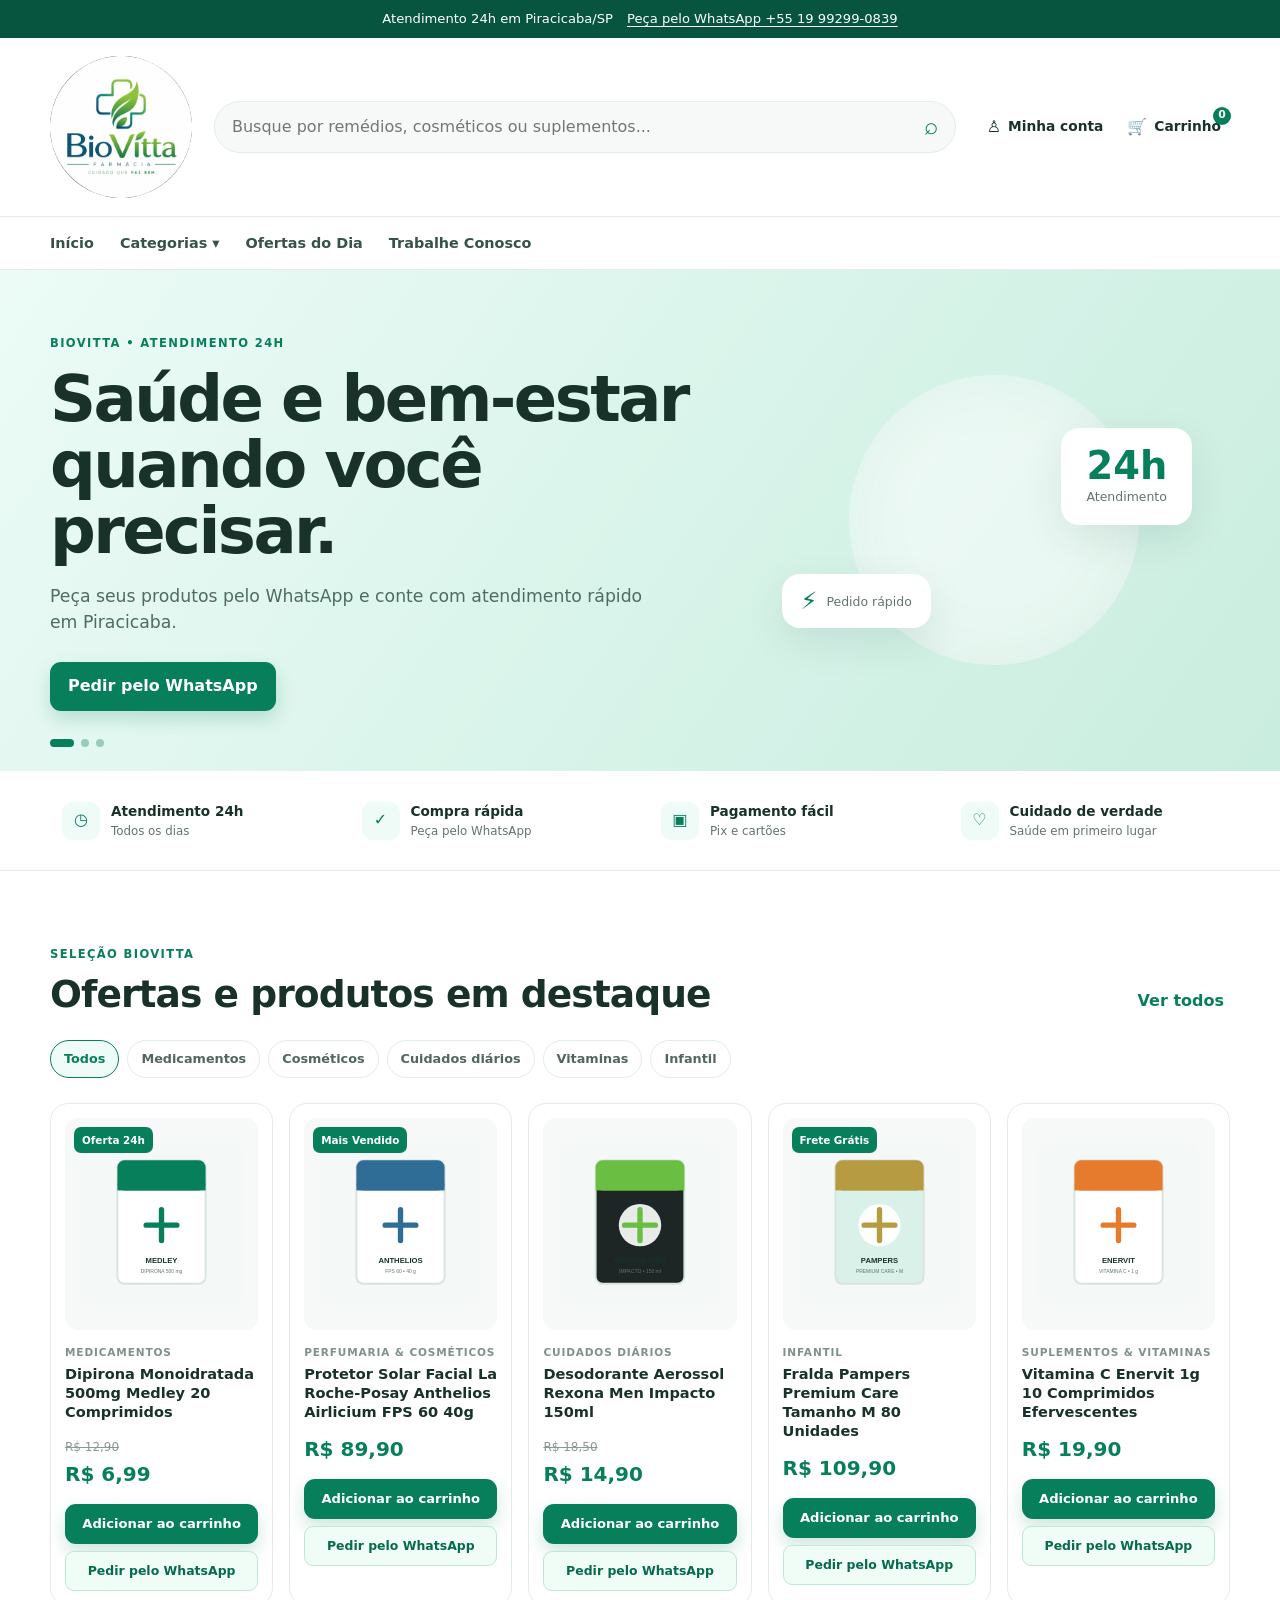
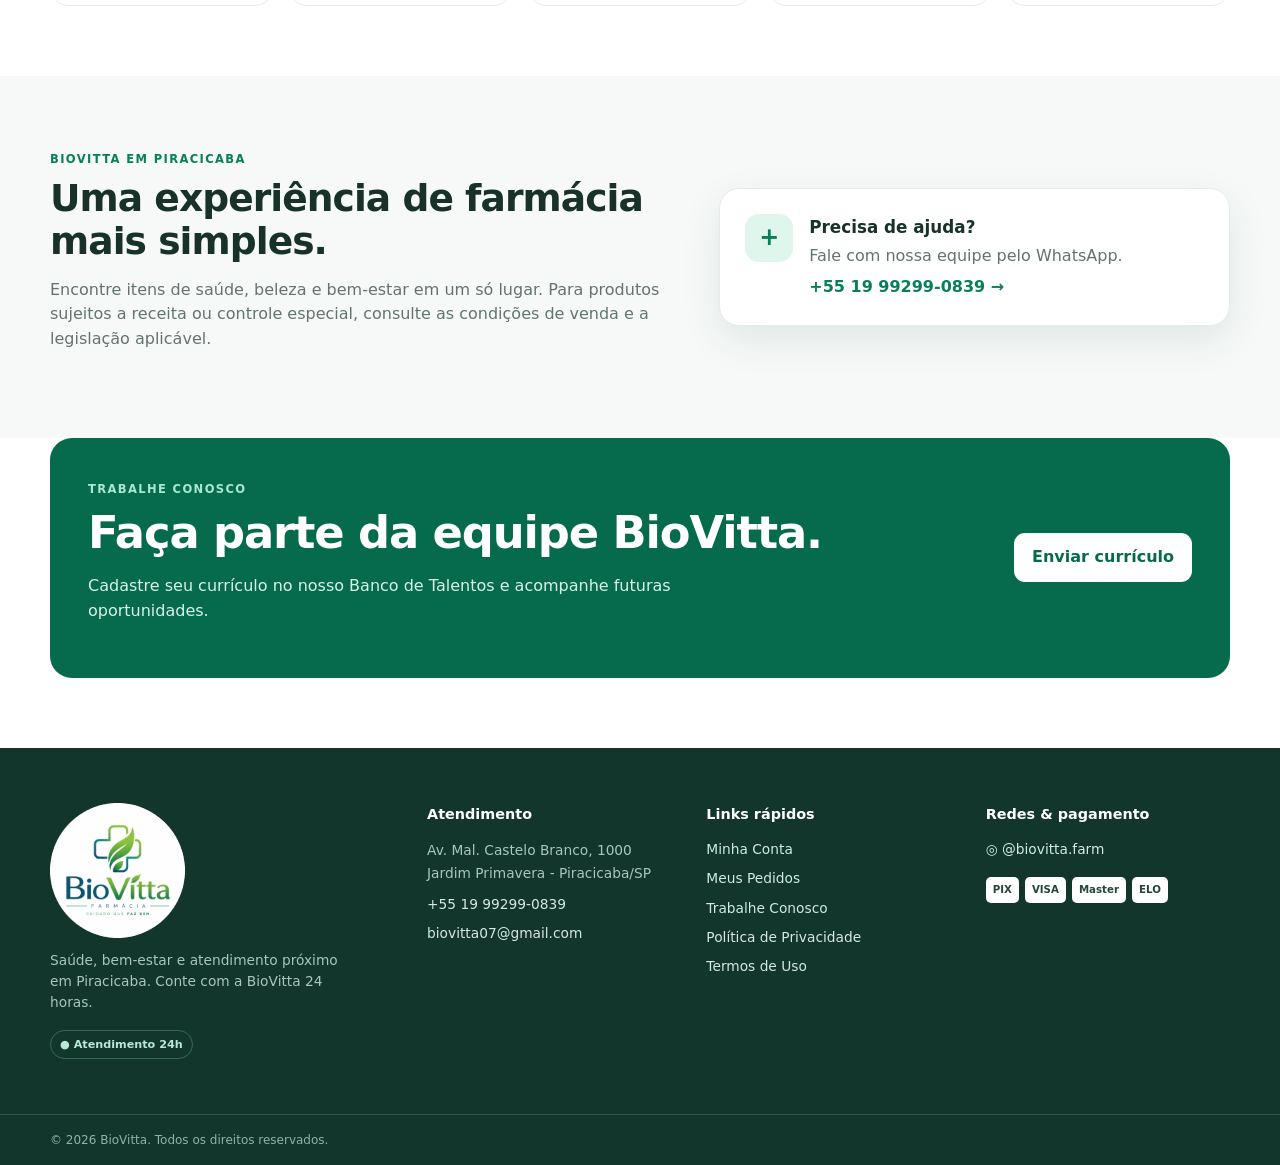
<file: index.html>
<!DOCTYPE html>
<html lang="pt-BR">
<head>
  <meta charset="UTF-8">
  <meta name="viewport" content="width=device-width, initial-scale=1.0">
  <meta name="description" content="BioVitta - Farmácia 24 horas em Piracicaba. Medicamentos, cosméticos, cuidados diários e suplementos.">
  <meta name="theme-color" content="#087f5b">
  <title>BioVitta | Farmácia 24h em Piracicaba</title>
  <link rel="icon" href="assets/logo.svg" type="image/svg+xml">
  <link rel="stylesheet" href="css/style.css">
</head>
<body>
  <a class="skip-link" href="#conteudo">Pular para o conteúdo</a>

  <header class="site-header">
    <div class="topbar">
      <div class="container topbar-inner">
        <span>Atendimento 24h em Piracicaba/SP</span>
        <a href="https://wa.me/5519992990839" target="_blank" rel="noopener">Peça pelo WhatsApp +55 19 99299-0839</a>
      </div>
    </div>

    <div class="header-main container">
      <a class="brand" href="index.html" aria-label="BioVitta - página inicial">
        <img src="assets/logo-biovitta.png" alt="BioVitta Farmácia">
      </a>

      <form class="search-form" id="searchForm" role="search">
        <label class="sr-only" for="searchInput">Buscar produtos</label>
        <input id="searchInput" type="search" placeholder="Busque por remédios, cosméticos ou suplementos..." autocomplete="off">
        <button type="submit" aria-label="Buscar">⌕</button>
      </form>

      <div class="header-actions">
        <button class="icon-btn" id="accountBtn" type="button" aria-label="Área do cliente">
          <span aria-hidden="true">♙</span><span class="action-label">Minha conta</span>
        </button>
        <button class="icon-btn cart-trigger" id="cartBtn" type="button" aria-label="Abrir carrinho">
          <span aria-hidden="true">🛒</span><span class="action-label">Carrinho</span>
          <b id="cartCount" class="cart-count">0</b>
        </button>
      </div>
    </div>

    <nav class="main-nav" aria-label="Navegação principal">
      <div class="container nav-inner">
        <button class="menu-toggle" id="menuToggle" type="button" aria-expanded="false">☰ Menu</button>
        <div class="nav-links" id="navLinks">
          <a href="index.html">Início</a>
          <div class="nav-dropdown">
            <button type="button" class="dropdown-btn">Categorias ▾</button>
            <div class="dropdown-menu">
              <a href="#produtos" data-category="Medicamentos">Medicamentos</a>
              <a href="#produtos" data-category="Perfumaria & Cosméticos">Perfumaria & Cosméticos</a>
              <a href="#produtos" data-category="Cuidados Diários">Cuidados Diários</a>
              <a href="#produtos" data-category="Suplementos & Vitaminas">Suplementos & Vitaminas</a>
              <a href="#produtos" data-category="Infantil">Infantil</a>
            </div>
          </div>
          <a href="#ofertas" class="offer-link">Ofertas do Dia</a>
          <a href="trabalhe-conosco.html">Trabalhe Conosco</a>
        </div>
      </div>
    </nav>
  </header>

  <main id="conteudo">
    <section class="hero" aria-label="Destaques BioVitta">
      <div class="container hero-shell">
        <div class="hero-content">
          <span class="eyebrow" id="heroEyebrow">BIOVITTA • ATENDIMENTO 24H</span>
          <h1 id="heroTitle">Saúde e bem-estar quando você precisar.</h1>
          <p id="heroText">Peça seus produtos pelo WhatsApp e conte com atendimento rápido em Piracicaba.</p>
          <a class="btn btn-primary" id="heroCta" href="https://wa.me/5519992990839" target="_blank" rel="noopener">Pedir pelo WhatsApp</a>
        </div>
        <div class="hero-visual" aria-hidden="true">
          <div class="hero-orb"></div>
          <div class="hero-card">
            <strong>24h</strong>
            <span>Atendimento</span>
          </div>
          <div class="hero-card hero-card-small">
            <strong>⚡</strong>
            <span>Pedido rápido</span>
          </div>
        </div>
        <div class="hero-dots" aria-label="Slides do banner">
          <button class="active" data-slide="0" aria-label="Slide 1"></button>
          <button data-slide="1" aria-label="Slide 2"></button>
          <button data-slide="2" aria-label="Slide 3"></button>
        </div>
      </div>
    </section>

    <section class="benefits" aria-label="Benefícios">
      <div class="container benefits-grid">
        <article><span>◷</span><div><strong>Atendimento 24h</strong><small>Todos os dias</small></div></article>
        <article><span>✓</span><div><strong>Compra rápida</strong><small>Peça pelo WhatsApp</small></div></article>
        <article><span>▣</span><div><strong>Pagamento fácil</strong><small>Pix e cartões</small></div></article>
        <article><span>♡</span><div><strong>Cuidado de verdade</strong><small>Saúde em primeiro lugar</small></div></article>
      </div>
    </section>

    <section class="section" id="ofertas">
      <div class="container">
        <div class="section-heading">
          <div>
            <span class="eyebrow">SELEÇÃO BIOVITTA</span>
            <h2>Ofertas e produtos em destaque</h2>
          </div>
          <button class="text-btn" id="clearFilters" type="button">Ver todos</button>
        </div>
        <div class="category-chips" aria-label="Filtrar por categoria">
          <button class="chip active" data-category="Todos">Todos</button>
          <button class="chip" data-category="Medicamentos">Medicamentos</button>
          <button class="chip" data-category="Perfumaria & Cosméticos">Cosméticos</button>
          <button class="chip" data-category="Cuidados Diários">Cuidados diários</button>
          <button class="chip" data-category="Suplementos & Vitaminas">Vitaminas</button>
          <button class="chip" data-category="Infantil">Infantil</button>
        </div>
        <div class="product-grid" id="produtos" aria-live="polite"></div>
        <p class="empty-state hidden" id="emptyState">Nenhum produto encontrado. Tente outro termo ou categoria.</p>
      </div>
    </section>

    <section class="trust-section">
      <div class="container trust-grid">
        <div>
          <span class="eyebrow">BIOVITTA EM PIRACICABA</span>
          <h2>Uma experiência de farmácia mais simples.</h2>
          <p>Encontre itens de saúde, beleza e bem-estar em um só lugar. Para produtos sujeitos a receita ou controle especial, consulte as condições de venda e a legislação aplicável.</p>
        </div>
        <div class="trust-panel">
          <div class="trust-icon">+</div>
          <div>
            <strong>Precisa de ajuda?</strong>
            <p>Fale com nossa equipe pelo WhatsApp.</p>
            <a href="https://wa.me/5519992990839" target="_blank" rel="noopener">+55 19 99299-0839 →</a>
          </div>
        </div>
      </div>
    </section>

    <section class="section careers-banner">
      <div class="container careers-card">
        <div>
          <span class="eyebrow">TRABALHE CONOSCO</span>
          <h2>Faça parte da equipe BioVitta.</h2>
          <p>Cadastre seu currículo no nosso Banco de Talentos e acompanhe futuras oportunidades.</p>
        </div>
        <a class="btn btn-light" href="trabalhe-conosco.html">Enviar currículo</a>
      </div>
    </section>
  </main>

  <footer class="site-footer">
    <div class="container footer-grid">
      <div class="footer-col">
        <img src="assets/logo-biovitta.png" class="footer-logo footer-logo-image" alt="BioVitta Farmácia">
        <p>Saúde, bem-estar e atendimento próximo em Piracicaba. Conte com a BioVitta 24 horas.</p>
        <span class="open-badge">● Atendimento 24h</span>
      </div>
      <div class="footer-col">
        <h3>Atendimento</h3>
        <address>
          Av. Mal. Castelo Branco, 1000<br>
          Jardim Primavera - Piracicaba/SP
        </address>
        <a href="tel:+5519992990839">+55 19 99299-0839</a>
        <a href="mailto:biovitta07@gmail.com">biovitta07@gmail.com</a>
      </div>
      <div class="footer-col">
        <h3>Links rápidos</h3>
        <a href="#conteudo">Minha Conta</a>
        <a href="#ofertas">Meus Pedidos</a>
        <a href="trabalhe-conosco.html">Trabalhe Conosco</a>
        <a href="#">Política de Privacidade</a>
        <a href="#">Termos de Uso</a>
      </div>
      <div class="footer-col">
        <h3>Redes & pagamento</h3>
        <a href="https://instagram.com/biovitta.farm" target="_blank" rel="noopener">◎ @biovitta.farm</a>
        <div class="payment-row" aria-label="Meios de pagamento">
          <span>PIX</span><span>VISA</span><span>Master</span><span>ELO</span>
        </div>
      </div>
    </div>
    <div class="footer-bottom">
      <div class="container">© <span id="year"></span> BioVitta. Todos os direitos reservados.</div>
    </div>
  </footer>

  <div class="cart-overlay hidden" id="cartOverlay">
    <aside class="cart-drawer" aria-label="Carrinho de compras">
      <div class="cart-head">
        <h2>Seu carrinho</h2>
        <button class="close-btn" id="closeCart" type="button" aria-label="Fechar carrinho">×</button>
      </div>
      <div class="cart-items" id="cartItems"></div>
      <div class="cart-footer">
        <div class="cart-total"><span>Total</span><strong id="cartTotal">R$ 0,00</strong></div>
        <button class="btn btn-primary btn-full" id="checkoutWhatsapp" type="button">Finalizar pelo WhatsApp</button>
        <small>O pedido será enviado para conferência da equipe BioVitta.</small>
      </div>
    </aside>
  </div>

  <div class="toast" id="toast" role="status" aria-live="polite"></div>

  <script src="js/main.js" defer></script>
</body>
</html>
</file>
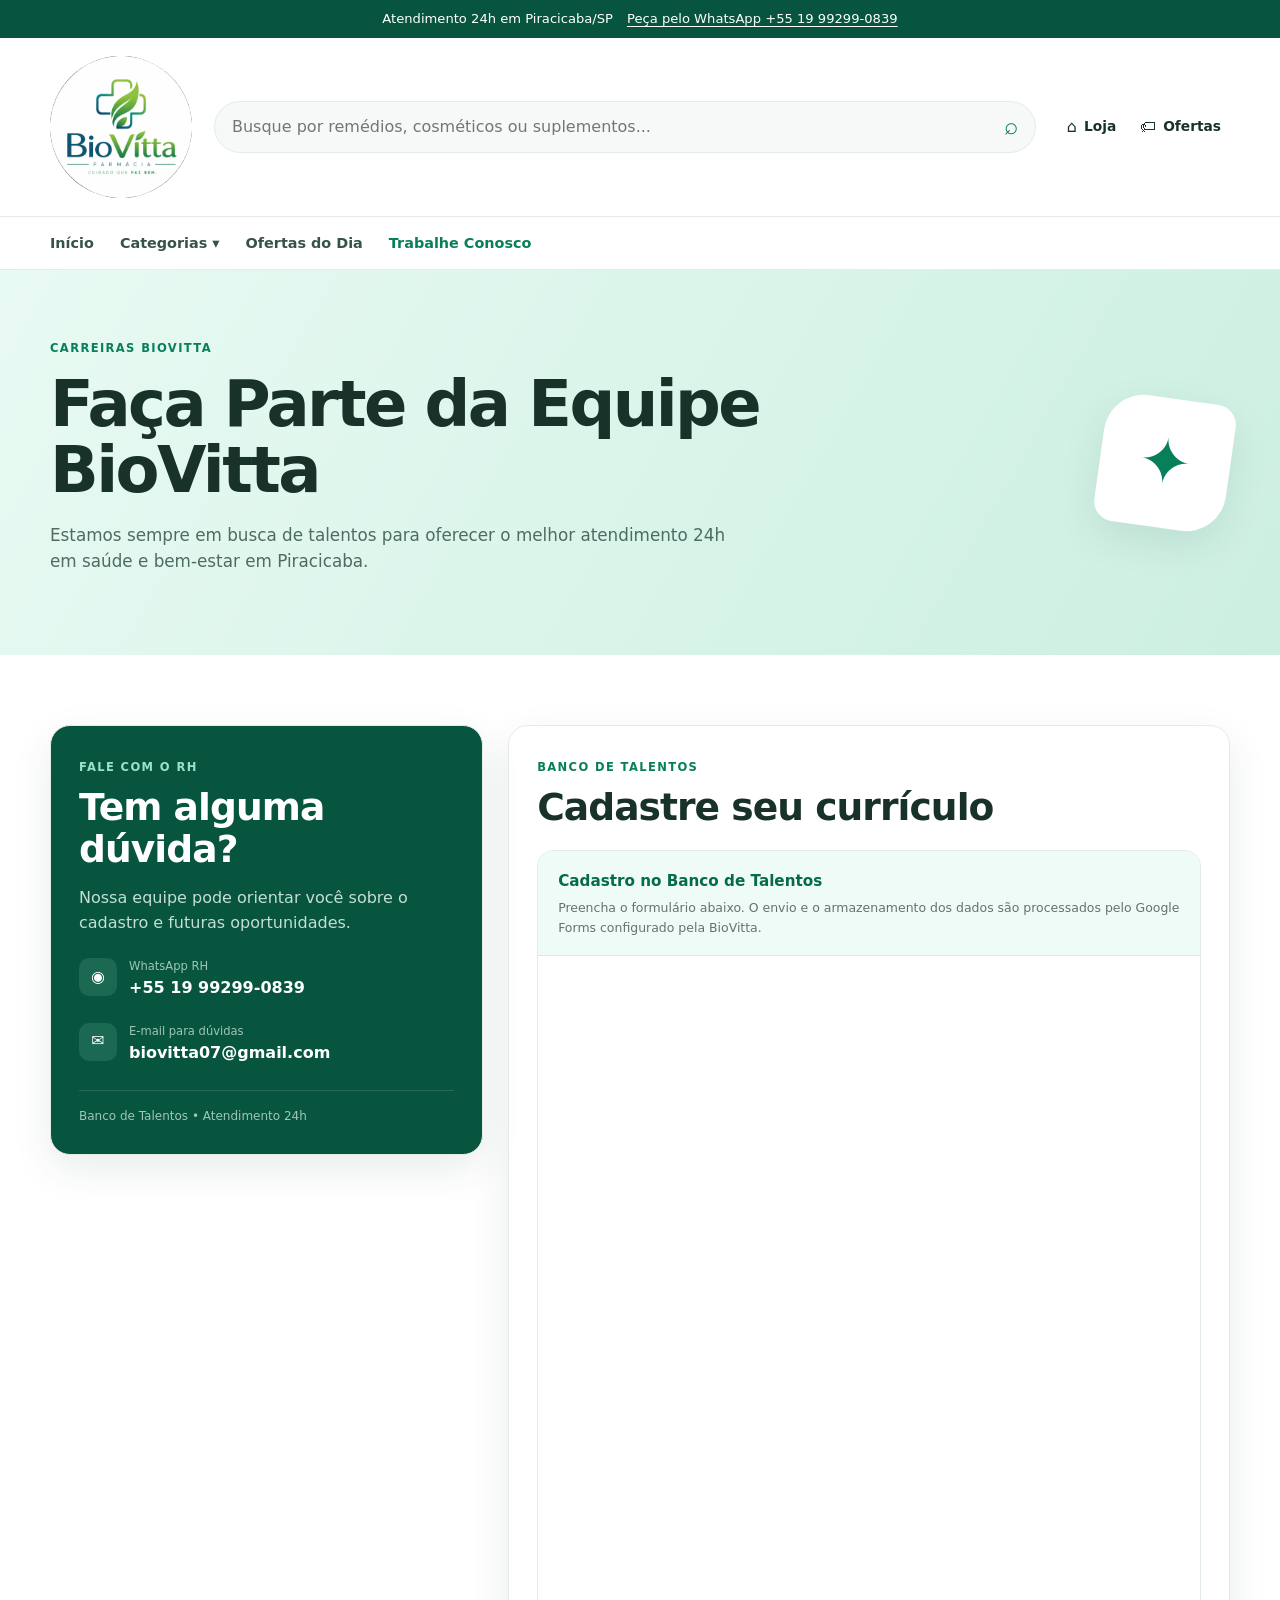
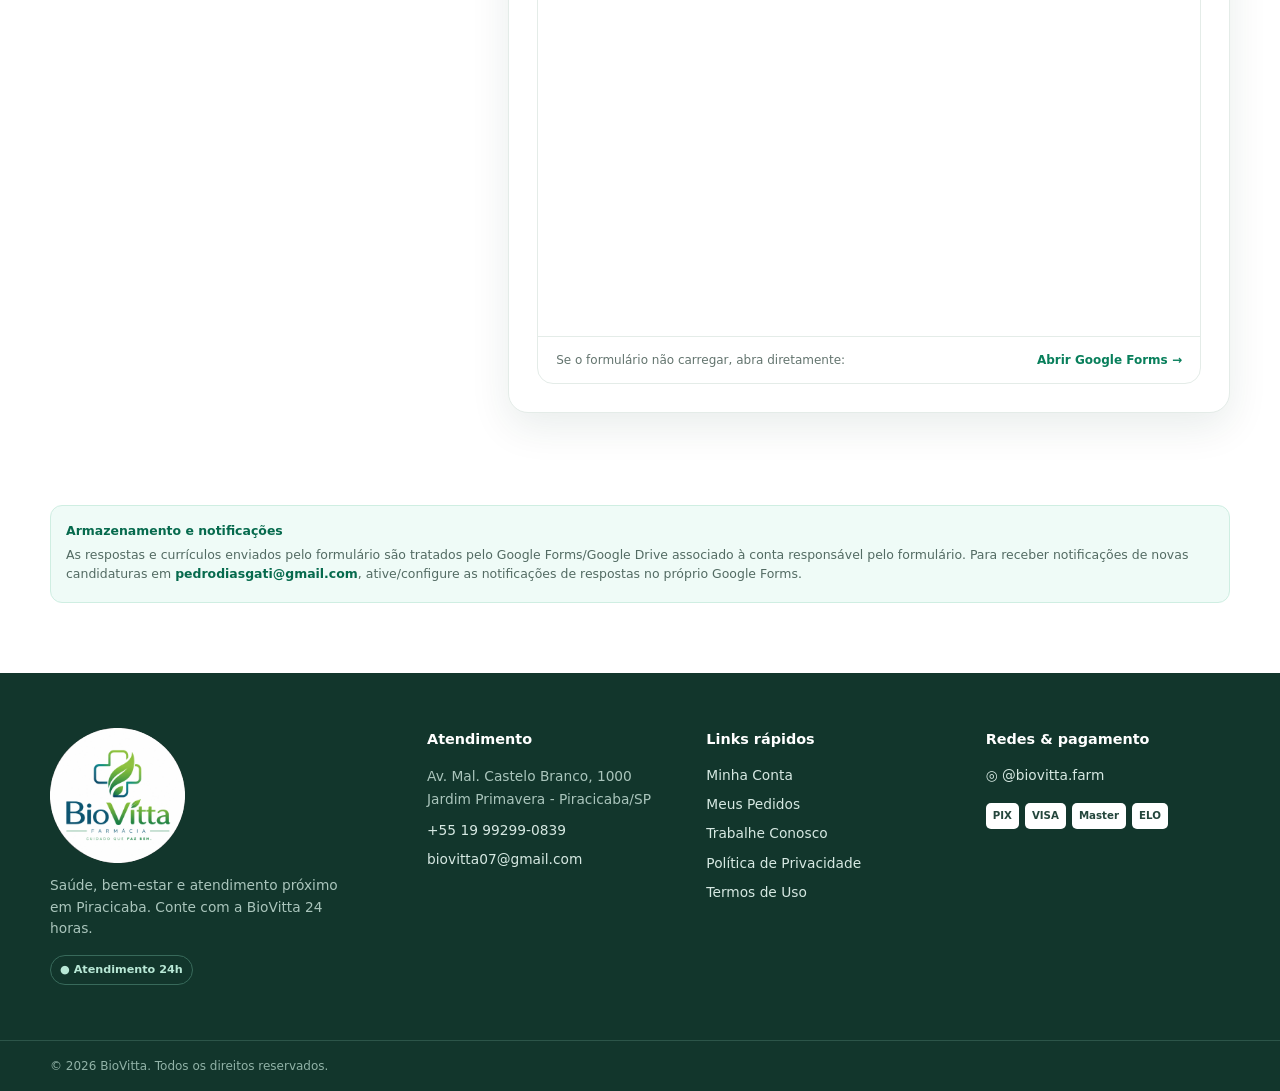
<file: trabalhe-conosco.html>
<!DOCTYPE html>
<html lang="pt-BR">
<head>
  <meta charset="UTF-8">
  <meta name="viewport" content="width=device-width, initial-scale=1.0">
  <meta name="description" content="Trabalhe Conosco BioVitta - cadastre seu currículo no Banco de Talentos.">
  <meta name="theme-color" content="#087f5b">
  <title>Trabalhe Conosco | BioVitta</title>
  <link rel="icon" href="assets/logo.svg" type="image/svg+xml">
  <link rel="stylesheet" href="css/style.css">
</head>
<body>
  <a class="skip-link" href="#conteudo">Pular para o conteúdo</a>
  <header class="site-header">
    <div class="topbar">
      <div class="container topbar-inner">
        <span>Atendimento 24h em Piracicaba/SP</span>
        <a href="https://wa.me/5519992990839" target="_blank" rel="noopener">Peça pelo WhatsApp +55 19 99299-0839</a>
      </div>
    </div>
    <div class="header-main container">
      <a class="brand" href="index.html" aria-label="BioVitta - página inicial"><img src="assets/logo-biovitta.png" alt="BioVitta Farmácia"></a>
      <form class="search-form" id="searchForm" role="search" action="index.html">
        <label class="sr-only" for="searchInput">Buscar produtos</label>
        <input id="searchInput" type="search" placeholder="Busque por remédios, cosméticos ou suplementos...">
        <button type="submit" aria-label="Buscar">⌕</button>
      </form>
      <div class="header-actions">
        <a class="icon-btn" href="index.html" aria-label="Ir para a loja"><span>⌂</span><span class="action-label">Loja</span></a>
        <a class="icon-btn" href="index.html#ofertas" aria-label="Ver ofertas"><span>🏷</span><span class="action-label">Ofertas</span></a>
      </div>
    </div>
    <nav class="main-nav" aria-label="Navegação principal">
      <div class="container nav-inner">
        <button class="menu-toggle" id="menuToggle" type="button" aria-expanded="false">☰ Menu</button>
        <div class="nav-links" id="navLinks">
          <a href="index.html">Início</a>
          <div class="nav-dropdown">
            <button type="button" class="dropdown-btn">Categorias ▾</button>
            <div class="dropdown-menu">
              <a href="index.html#produtos">Medicamentos</a>
              <a href="index.html#produtos">Perfumaria & Cosméticos</a>
              <a href="index.html#produtos">Cuidados Diários</a>
              <a href="index.html#produtos">Suplementos & Vitaminas</a>
              <a href="index.html#produtos">Infantil</a>
            </div>
          </div>
          <a href="index.html#ofertas">Ofertas do Dia</a>
          <a class="active" href="trabalhe-conosco.html">Trabalhe Conosco</a>
        </div>
      </div>
    </nav>
  </header>

  <main id="conteudo">
    <section class="career-hero">
      <div class="container career-hero-inner">
        <div>
          <span class="eyebrow">CARREIRAS BIOVITTA</span>
          <h1>Faça Parte da Equipe BioVitta</h1>
          <p>Estamos sempre em busca de talentos para oferecer o melhor atendimento 24h em saúde e bem-estar em Piracicaba.</p>
        </div>
        <div class="career-hero-mark" aria-hidden="true">✦</div>
      </div>
    </section>

    <section class="section">
      <div class="container careers-layout">
        <aside class="rh-card">
          <span class="eyebrow">FALE COM O RH</span>
          <h2>Tem alguma dúvida?</h2>
          <p>Nossa equipe pode orientar você sobre o cadastro e futuras oportunidades.</p>
          <div class="contact-item"><span>◉</span><div><small>WhatsApp RH</small><a href="https://wa.me/5519992990839" target="_blank" rel="noopener">+55 19 99299-0839</a></div></div>
          <div class="contact-item"><span>✉</span><div><small>E-mail para dúvidas</small><a href="mailto:biovitta07@gmail.com">biovitta07@gmail.com</a></div></div>
          <div class="rh-note">Banco de Talentos • Atendimento 24h</div>
        </aside>

        <div class="form-card">
          <div class="section-heading compact">
            <div>
              <span class="eyebrow">BANCO DE TALENTOS</span>
              <h2>Cadastre seu currículo</h2>
            </div>
          </div>

          <div class="google-form-wrap">
            <div class="google-form-intro">
              <strong>Cadastro no Banco de Talentos</strong>
              <p>Preencha o formulário abaixo. O envio e o armazenamento dos dados são processados pelo Google Forms configurado pela BioVitta.</p>
            </div>
            <iframe class="google-form-frame"
              src="https://docs.google.com/forms/d/e/1FAIpQLSfI4I3hIA8eU0OuGmFoIZcUTP9GKTwIVAJRlCfpiY_6YOpoiQ/viewform?embedded=true"
              title="Formulário de candidatura BioVitta" loading="lazy">
              Carregando formulário do Google...
            </iframe>
            <div class="google-form-fallback">
              <span>Se o formulário não carregar, abra diretamente:</span>
              <a href="https://forms.gle/SqaHsceSJLox29fo9" target="_blank" rel="noopener">Abrir Google Forms →</a>
            </div>
          </div>

          <!--
            INTEGRAÇÃO DE PRODUÇÃO:
            Um formulário HTML estático não consegue armazenar arquivos sozinho.
            Para ativar o envio real, configure um endpoint backend ou substitua
            este bloco por um Google Forms/serviço de formulários com upload.

            Exemplo:
            <iframe src="COLE_AQUI_A_URL_DO_GOOGLE_FORMS" ...></iframe>
          -->
        </div>
      </div>
    </section>
    <section class="section google-storage-note">
      <div class="container">
        <div class="form-notice">
          <strong>Armazenamento e notificações</strong>
          <p>As respostas e currículos enviados pelo formulário são tratados pelo Google Forms/Google Drive associado à conta responsável pelo formulário. Para receber notificações de novas candidaturas em <strong>pedrodiasgati@gmail.com</strong>, ative/configure as notificações de respostas no próprio Google Forms.</p>
        </div>
      </div>
    </section>
  </main>

  <footer class="site-footer">
    <div class="container footer-grid">
      <div class="footer-col">
        <img src="assets/logo-biovitta.png" class="footer-logo footer-logo-image" alt="BioVitta Farmácia">
        <p>Saúde, bem-estar e atendimento próximo em Piracicaba. Conte com a BioVitta 24 horas.</p>
        <span class="open-badge">● Atendimento 24h</span>
      </div>
      <div class="footer-col">
        <h3>Atendimento</h3>
        <address>Av. Mal. Castelo Branco, 1000<br>Jardim Primavera - Piracicaba/SP</address>
        <a href="tel:+5519992990839">+55 19 99299-0839</a>
        <a href="mailto:biovitta07@gmail.com">biovitta07@gmail.com</a>
      </div>
      <div class="footer-col">
        <h3>Links rápidos</h3>
        <a href="index.html">Minha Conta</a>
        <a href="index.html#ofertas">Meus Pedidos</a>
        <a href="trabalhe-conosco.html">Trabalhe Conosco</a>
        <a href="#">Política de Privacidade</a>
        <a href="#">Termos de Uso</a>
      </div>
      <div class="footer-col">
        <h3>Redes & pagamento</h3>
        <a href="https://instagram.com/biovitta.farm" target="_blank" rel="noopener">◎ @biovitta.farm</a>
        <div class="payment-row"><span>PIX</span><span>VISA</span><span>Master</span><span>ELO</span></div>
      </div>
    </div>
    <div class="footer-bottom"><div class="container">© <span id="year"></span> BioVitta. Todos os direitos reservados.</div></div>
  </footer>

  <div class="toast" id="toast" role="status" aria-live="polite"></div>
  <script src="js/main.js" defer></script>
</body>
</html>
</file>
<file: css/style.css>
/* BioVitta - CSS principal | Mobile First */
:root {
  --green-900:#07553f; --green-800:#066a4d; --green-700:#087f5b; --green-600:#0a966b;
  --green-100:#dff6ed; --green-50:#effbf7; --ink:#18322a; --muted:#63746e;
  --line:#e4ece8; --surface:#fff; --surface-2:#f6f9f8; --danger:#b42318;
  --shadow:0 14px 40px rgba(16,58,46,.09); --radius:18px; --container:1180px;
}
*{box-sizing:border-box}
html{scroll-behavior:smooth}
body{margin:0;font-family:Inter,ui-sans-serif,system-ui,-apple-system,BlinkMacSystemFont,"Segoe UI",sans-serif;color:var(--ink);background:#fff;line-height:1.55}
a{color:inherit;text-decoration:none}
button,input{font:inherit}
button{cursor:pointer}
img{max-width:100%;display:block}
.container{width:min(calc(100% - 32px),var(--container));margin-inline:auto}
.sr-only{position:absolute;width:1px;height:1px;padding:0;margin:-1px;overflow:hidden;clip:rect(0,0,0,0);white-space:nowrap;border:0}
.hidden{display:none!important}
.skip-link{position:fixed;left:12px;top:-100px;z-index:1000;background:#fff;padding:10px 14px;border-radius:8px;box-shadow:var(--shadow)}
.skip-link:focus{top:12px}
.topbar{background:var(--green-900);color:#fff;font-size:.82rem}
.topbar-inner{min-height:38px;display:flex;align-items:center;justify-content:center;gap:14px;flex-wrap:wrap}
.topbar a{text-decoration:underline;text-underline-offset:3px}
.header-main{display:grid;grid-template-columns:auto 1fr auto;gap:22px;align-items:center;padding:18px 0}
.brand img{width:142px;height:142px;object-fit:contain;border-radius:50%}
.search-form{display:flex;min-width:0;background:var(--surface-2);border:1px solid var(--line);border-radius:999px;overflow:hidden}
.search-form input{width:100%;border:0;background:transparent;outline:0;padding:13px 17px;color:var(--ink)}
.search-form button{width:50px;border:0;background:transparent;font-size:1.5rem;color:var(--green-700)}
.header-actions{display:flex;gap:6px}
.icon-btn{position:relative;border:0;background:transparent;color:var(--ink);display:flex;align-items:center;gap:7px;padding:9px;border-radius:10px}
.icon-btn:hover{background:var(--green-50);color:var(--green-700)}
.action-label{font-size:.86rem;font-weight:650}
.cart-count{position:absolute;right:-1px;top:1px;background:var(--green-700);color:#fff;border-radius:999px;min-width:18px;height:18px;padding:0 5px;font-size:.68rem;display:grid;place-items:center}
.main-nav{border-top:1px solid var(--line);border-bottom:1px solid var(--line);background:#fff}
.nav-inner{display:flex;align-items:center}
.nav-links{display:flex;align-items:center;gap:26px;min-height:52px}
.nav-links>a,.dropdown-btn{font-size:.9rem;font-weight:700;color:#36534a;border:0;background:none;padding:14px 0}
.nav-links>a:hover,.nav-links>a.active,.dropdown-btn:hover{color:var(--green-700)}
.nav-dropdown{position:relative}
.dropdown-menu{position:absolute;top:100%;left:-14px;min-width:230px;padding:8px;background:#fff;border:1px solid var(--line);box-shadow:var(--shadow);border-radius:12px;display:none;z-index:30}
.nav-dropdown:hover .dropdown-menu,.nav-dropdown:focus-within .dropdown-menu{display:block}
.dropdown-menu a{display:block;padding:9px 10px;border-radius:8px;font-size:.88rem}
.dropdown-menu a:hover{background:var(--green-50);color:var(--green-700)}
.menu-toggle{display:none;border:0;background:none;font-weight:700;padding:12px 0}
.hero{background:linear-gradient(125deg,#ecfbf6 0%,#d9f4ea 52%,#c9eddf 100%);overflow:hidden}
.hero-shell{position:relative;min-height:410px;display:grid;grid-template-columns:1.2fr .8fr;align-items:center;padding:60px 0}
.hero-content{max-width:650px;position:relative;z-index:2}
.eyebrow{font-size:.72rem;font-weight:850;letter-spacing:.12em;color:var(--green-700)}
.hero h1,.career-hero h1{font-size:clamp(2.2rem,5vw,4.2rem);line-height:1.03;margin:12px 0 18px;letter-spacing:-.04em}
.hero p{max-width:600px;font-size:1.08rem;color:#4e6c62;margin:0 0 26px}
.btn{display:inline-flex;align-items:center;justify-content:center;gap:8px;border:0;border-radius:11px;padding:12px 18px;font-weight:800;transition:.2s ease}
.btn:hover{transform:translateY(-1px)}
.btn-primary{background:var(--green-700);color:#fff;box-shadow:0 8px 18px rgba(8,127,91,.2)}
.btn-primary:hover{background:var(--green-800)}
.btn-light{background:#fff;color:var(--green-800)}
.btn-full{width:100%}.btn-large{padding:15px 22px;width:100%}
.hero-visual{min-height:300px;position:relative;display:grid;place-items:center}
.hero-orb{width:290px;height:290px;border-radius:50%;background:rgba(255,255,255,.55);box-shadow:inset 0 0 70px rgba(8,127,91,.06)}
.hero-card{position:absolute;top:58px;right:8%;background:#fff;border:1px solid rgba(255,255,255,.7);border-radius:18px;padding:18px 24px;box-shadow:var(--shadow);display:grid;gap:1px}
.hero-card strong{font-size:2.4rem;color:var(--green-700);line-height:1}
.hero-card span{font-size:.78rem;color:var(--muted)}
.hero-card-small{top:auto;right:auto;bottom:42px;left:5%;padding:14px 18px;display:flex;align-items:center;gap:9px}
.hero-card-small strong{font-size:1.5rem}.hero-dots{position:absolute;left:0;bottom:24px;display:flex;gap:7px}.hero-dots button{width:8px;height:8px;border:0;border-radius:50%;background:#9bcbbb;padding:0}.hero-dots button.active{width:24px;border-radius:10px;background:var(--green-700)}
.benefits{background:#fff;border-bottom:1px solid var(--line)}
.benefits-grid{display:grid;grid-template-columns:repeat(4,1fr);gap:18px;padding:18px 0}
.benefits article{display:flex;gap:11px;align-items:center;padding:12px;border-radius:12px}
.benefits article>span{width:38px;height:38px;border-radius:11px;background:var(--green-50);color:var(--green-700);display:grid;place-items:center;font-weight:900}
.benefits strong,.benefits small{display:block}.benefits strong{font-size:.85rem}.benefits small{font-size:.74rem;color:var(--muted)}
.section{padding:70px 0}
.section-heading{display:flex;align-items:end;justify-content:space-between;gap:20px;margin-bottom:25px}
.section-heading.compact{margin-bottom:22px}
.section-heading h2,.trust-section h2,.careers-card h2,.rh-card h2,.form-card h2{font-size:clamp(1.65rem,3vw,2.35rem);line-height:1.12;margin:7px 0 0;letter-spacing:-.025em}
.text-btn{border:0;background:none;color:var(--green-700);font-weight:800}
.category-chips{display:flex;gap:8px;flex-wrap:wrap;margin-bottom:25px}
.chip{border:1px solid var(--line);background:#fff;color:#52665f;border-radius:999px;padding:8px 13px;font-size:.8rem;font-weight:750}
.chip:hover,.chip.active{border-color:var(--green-700);background:var(--green-50);color:var(--green-700)}
.product-grid{display:grid;grid-template-columns:repeat(5,1fr);gap:16px}
.product-card{border:1px solid var(--line);border-radius:var(--radius);padding:14px;background:#fff;display:flex;flex-direction:column;min-width:0;transition:.2s ease}
.product-card:hover{transform:translateY(-3px);box-shadow:var(--shadow)}
.product-media{position:relative;background:var(--surface-2);border-radius:13px;min-height:190px;display:grid;place-items:center;padding:16px;overflow:hidden}
.product-media img{width:100%;height:180px;object-fit:contain}
.product-tag{position:absolute;top:9px;left:9px;background:var(--green-700);color:#fff;padding:5px 8px;border-radius:7px;font-size:.65rem;font-weight:850}
.product-info{display:flex;flex-direction:column;flex:1;padding-top:14px}
.product-category{font-size:.66rem;text-transform:uppercase;letter-spacing:.08em;color:#80918b;font-weight:800}
.product-name{font-size:.91rem;line-height:1.3;margin:5px 0 12px;font-weight:760}
.old-price{font-size:.75rem;color:#8b9994;text-decoration:line-through}
.price{font-size:1.25rem;color:var(--green-700);font-weight:900}
.product-actions{display:grid;gap:7px;margin-top:14px}
.btn-buy{width:100%;padding:10px;font-size:.82rem}
.whatsapp-btn{border:1px solid #bde8d6;background:#f0fcf6;color:var(--green-800);border-radius:9px;padding:9px;text-align:center;font-size:.78rem;font-weight:800}
.empty-state{text-align:center;color:var(--muted);padding:30px}
.trust-section{background:var(--surface-2);padding:70px 0}
.trust-grid{display:grid;grid-template-columns:1.1fr .9fr;gap:45px;align-items:center}
.trust-grid p{color:var(--muted);max-width:700px}
.trust-panel{background:#fff;border:1px solid var(--line);border-radius:20px;padding:25px;display:flex;gap:16px;align-items:flex-start;box-shadow:var(--shadow)}
.trust-icon{width:48px;height:48px;border-radius:14px;background:var(--green-100);color:var(--green-700);display:grid;place-items:center;font-size:1.5rem;font-weight:900}
.trust-panel strong{font-size:1.05rem}.trust-panel p{margin:4px 0 6px}.trust-panel a{color:var(--green-700);font-weight:850}
.careers-banner{padding-top:0}
.careers-card{background:var(--green-800);color:#fff;border-radius:22px;padding:38px;display:flex;align-items:center;justify-content:space-between;gap:25px}
.careers-card .eyebrow{color:#a9e8d0}.careers-card p{color:#d9f2e8;max-width:650px}.careers-card h2{font-size:clamp(1.8rem,4vw,2.8rem)}
.site-footer{background:#12362c;color:#d6e8e2}
.footer-grid{display:grid;grid-template-columns:1.4fr 1fr 1fr 1fr;gap:35px;padding:55px 0}
.footer-col{display:flex;flex-direction:column;align-items:flex-start;gap:8px;font-size:.86rem}
.footer-col h3{color:#fff;font-size:.9rem;margin:0 0 6px}.footer-col p{max-width:300px;color:#aac5bc;margin:4px 0 8px}
.footer-col a:hover{color:#fff}.footer-col address{font-style:normal;color:#aac5bc;line-height:1.7}
.footer-logo{width:135px}.footer-logo-image{height:135px;object-fit:contain;border-radius:50%;background:#fff}.open-badge{border:1px solid #386a5b;padding:5px 9px;border-radius:999px;color:#b8e8d6;font-size:.7rem;font-weight:800}
.payment-row{display:flex;gap:6px;flex-wrap:wrap;margin-top:9px}.payment-row span{background:#fff;color:#24463c;border-radius:5px;padding:5px 7px;font-size:.64rem;font-weight:900}
.footer-bottom{border-top:1px solid #2c5549;padding:16px 0;color:#91b2a7;font-size:.75rem}
.cart-overlay{position:fixed;inset:0;background:rgba(5,30,23,.45);z-index:90;display:flex;justify-content:flex-end}
.cart-drawer{height:100%;width:min(430px,100%);background:#fff;display:flex;flex-direction:column;box-shadow:-15px 0 40px rgba(0,0,0,.15)}
.cart-head{padding:20px;border-bottom:1px solid var(--line);display:flex;align-items:center;justify-content:space-between}
.cart-head h2{margin:0;font-size:1.25rem}.close-btn{border:0;background:none;font-size:1.7rem}
.cart-items{padding:15px 20px;overflow:auto;flex:1}
.cart-item{display:grid;grid-template-columns:65px 1fr auto;gap:10px;align-items:center;padding:12px 0;border-bottom:1px solid var(--line)}
.cart-item img{width:65px;height:65px;object-fit:contain;background:var(--surface-2);border-radius:9px}
.cart-item-name{font-size:.82rem;font-weight:750}.cart-item-price{font-size:.76rem;color:var(--muted)}
.qty{display:flex;align-items:center;gap:7px;margin-top:5px}.qty button{width:24px;height:24px;border:1px solid var(--line);background:#fff;border-radius:6px}.remove-item{border:0;background:none;color:var(--danger);font-size:.7rem}
.cart-empty{text-align:center;color:var(--muted);padding:45px 10px}.cart-footer{padding:20px;border-top:1px solid var(--line)}.cart-total{display:flex;justify-content:space-between;margin-bottom:13px}.cart-total strong{font-size:1.3rem;color:var(--green-700)}.cart-footer small{display:block;color:var(--muted);text-align:center;margin-top:9px;font-size:.7rem}
.toast{position:fixed;right:18px;bottom:18px;background:#163d31;color:#fff;padding:12px 16px;border-radius:10px;box-shadow:var(--shadow);z-index:120;opacity:0;transform:translateY(10px);pointer-events:none;transition:.2s}.toast.show{opacity:1;transform:none}
.career-hero{background:linear-gradient(120deg,#e8faf3,#ccefe1);padding:65px 0}.career-hero-inner{display:flex;align-items:center;justify-content:space-between;gap:30px}.career-hero h1{max-width:750px}.career-hero p{max-width:700px;color:#4e6c62;font-size:1.05rem}.career-hero-mark{width:130px;height:130px;border-radius:40px 20px 40px 20px;background:#fff;color:var(--green-700);display:grid;place-items:center;font-size:4rem;box-shadow:var(--shadow);transform:rotate(8deg)}
.careers-layout{display:grid;grid-template-columns:.75fr 1.25fr;gap:25px;align-items:start}
.rh-card,.form-card{border:1px solid var(--line);border-radius:20px;background:#fff;box-shadow:var(--shadow);padding:28px}
.rh-card{background:var(--green-900);color:#fff;position:sticky;top:20px}.rh-card .eyebrow{color:#9be2c9}.rh-card p{color:#c4ded5}
.contact-item{display:flex;gap:12px;margin-top:22px;align-items:flex-start}.contact-item>span{width:38px;height:38px;border-radius:10px;background:#1b6853;display:grid;place-items:center}.contact-item small{display:block;color:#9fc5b8;font-size:.72rem}.contact-item a{font-weight:750}.rh-note{border-top:1px solid #2d6557;margin-top:25px;padding-top:16px;font-size:.75rem;color:#9fc5b8}
.form-grid{display:grid;grid-template-columns:1fr 1fr;gap:18px}.field{display:flex;flex-direction:column;gap:6px}.field.full{grid-column:1/-1}.field label{font-size:.82rem;font-weight:800}.field label span{font-weight:500;color:var(--muted)}.field input{border:1px solid #d9e4df;border-radius:10px;padding:12px 13px;outline:none;background:#fff}.field input:focus{border-color:var(--green-600);box-shadow:0 0 0 3px rgba(8,127,91,.09)}.field input.invalid{border-color:#d92d20}.field-error{min-height:15px;color:var(--danger);font-size:.7rem}.checkbox-field{display:grid;grid-template-columns:auto 1fr;column-gap:9px;align-items:start}.checkbox-field input{margin-top:4px}.checkbox-field .field-error{grid-column:2}.form-status{min-height:22px;font-size:.82rem;font-weight:700}.form-status.success{color:var(--green-700)}.form-status.error{color:var(--danger)}.form-notice{margin-top:22px;background:var(--green-50);border:1px solid #cfeee2;border-radius:12px;padding:15px;font-size:.78rem}.form-notice strong{color:var(--green-800)}.form-notice p{margin:4px 0;color:#536b63}
@media (max-width:1050px){.product-grid{grid-template-columns:repeat(3,1fr)}.benefits-grid{grid-template-columns:repeat(2,1fr)}.footer-grid{grid-template-columns:repeat(2,1fr)}}
@media (max-width:800px){
  .header-main{grid-template-columns:auto 1fr}.header-actions{grid-column:1/-1;justify-content:flex-end}.search-form{grid-column:1/-1;grid-row:2}.brand{grid-column:1}
  .nav-inner{display:block}.menu-toggle{display:block}.nav-links{display:none;flex-direction:column;align-items:flex-start;gap:0;padding:4px 0 12px}.nav-links.open{display:flex}.nav-links>a,.dropdown-btn{padding:9px 0}.dropdown-menu{position:static;box-shadow:none;border:0;padding:0 0 0 12px}.nav-dropdown:hover .dropdown-menu{display:none}.nav-dropdown.open .dropdown-menu{display:block}
  .hero-shell{grid-template-columns:1fr;padding:45px 0 60px}.hero-visual{position:absolute;opacity:.35;right:-80px;bottom:20px}.hero-dots{bottom:18px}
  .product-grid{grid-template-columns:repeat(2,1fr)}.trust-grid,.careers-layout{grid-template-columns:1fr}.rh-card{position:static}.career-hero-mark{display:none}
}
@media (max-width:520px){
  .container{width:min(calc(100% - 24px),var(--container))}.topbar-inner{padding:8px 0;text-align:center}.header-main{gap:12px;padding:13px 0}.brand img{width:122px;height:122px}.action-label{display:none}.header-actions{gap:0}.hero h1{font-size:2.35rem}.hero-shell{min-height:480px}.benefits-grid{grid-template-columns:1fr 1fr;gap:5px}.benefits article{padding:9px}.benefits strong{font-size:.74rem}.benefits small{font-size:.65rem}.section{padding:50px 0}.section-heading{align-items:start;flex-direction:column;gap:8px}.product-grid{gap:10px}.product-card{padding:10px;border-radius:14px}.product-media{min-height:145px}.product-media img{height:135px}.product-name{font-size:.82rem}.price{font-size:1.1rem}.careers-card{padding:25px;align-items:flex-start;flex-direction:column}.footer-grid{grid-template-columns:1fr;padding:40px 0}.form-card,.rh-card{padding:20px}.form-grid{grid-template-columns:1fr}.field.full{grid-column:auto}.checkbox-field{grid-template-columns:auto 1fr}.checkbox-field .field-error{grid-column:2}
}

.google-form-wrap{border:1px solid var(--line);border-radius:16px;overflow:hidden;background:#fff}
.google-form-intro{padding:18px 20px;background:var(--green-50);border-bottom:1px solid #cfeee2}
.google-form-intro strong{color:var(--green-800);font-size:.95rem}
.google-form-intro p{margin:4px 0 0;color:var(--muted);font-size:.78rem}
.google-form-frame{display:block;width:100%;height:980px;border:0;background:#fff}
.google-form-fallback{display:flex;justify-content:space-between;gap:15px;align-items:center;padding:14px 18px;border-top:1px solid var(--line);font-size:.75rem;color:var(--muted)}
.google-form-fallback a{color:var(--green-700);font-weight:850}
.google-storage-note{padding-top:0}
</file>
